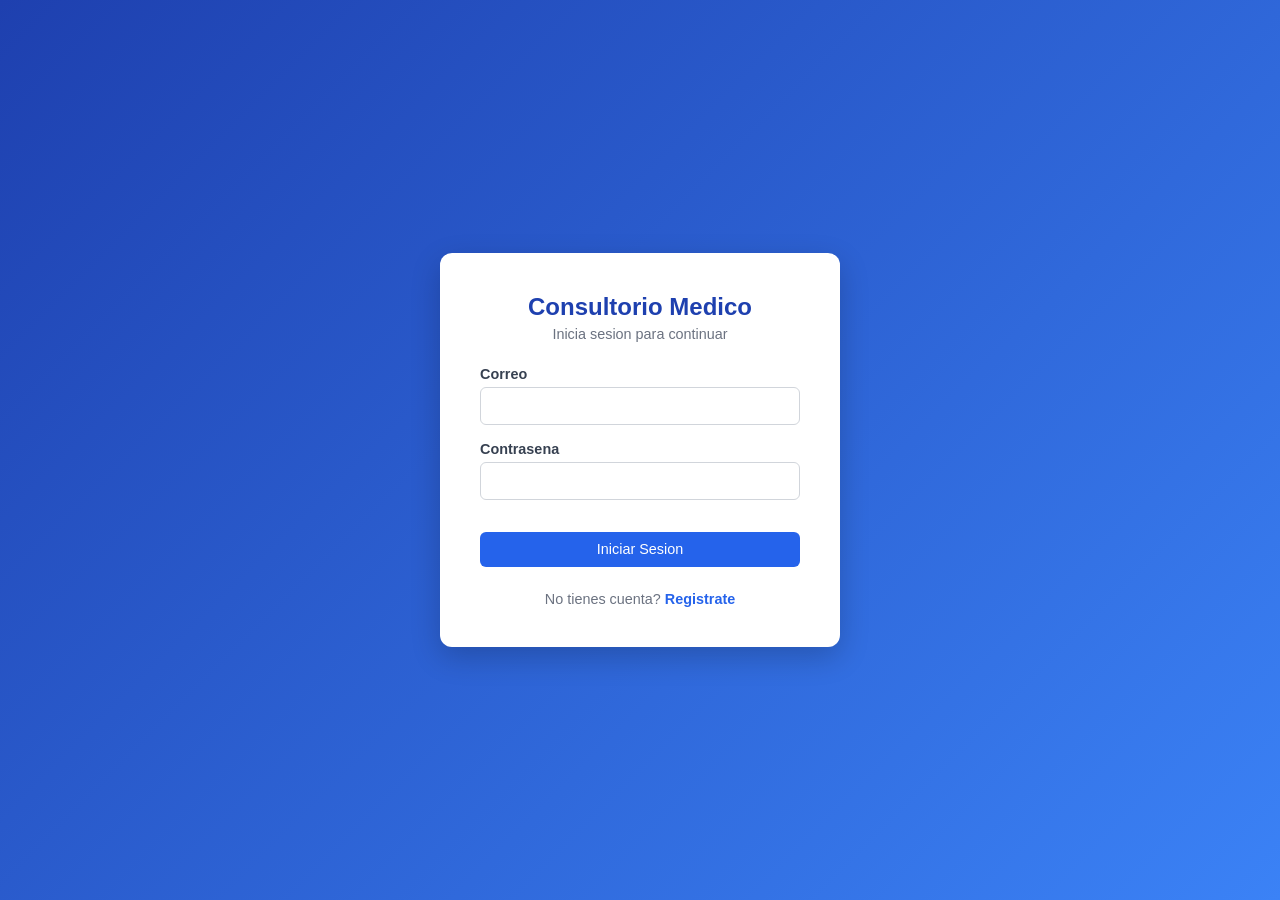
<file: frontend/login.html>
<!DOCTYPE html>
<html lang="es">
<head>
    <meta charset="UTF-8">
    <meta name="viewport" content="width=device-width, initial-scale=1.0">
    <title>Iniciar Sesion - Consultorio Medico</title>
    <link rel="stylesheet" href="css/style.css">
</head>
<body>
    <div class="login-container">
        <div class="login-card">
            <h2>Consultorio Medico</h2>
            <p class="login-subtitle" id="login-subtitle">Inicia sesion para continuar</p>

            <!-- Formulario Login -->
            <form id="form-login" onsubmit="Auth.login(event)">
                <div class="form-group">
                    <label for="login-correo">Correo</label>
                    <input type="email" id="login-correo" required>
                </div>
                <div class="form-group">
                    <label for="login-contrasena">Contrasena</label>
                    <input type="password" id="login-contrasena" required>
                </div>
                <button type="submit" class="btn btn-primary btn-block">Iniciar Sesion</button>
            </form>

            <!-- Formulario Registro -->
            <form id="form-registro" style="display:none;" onsubmit="Auth.registro(event)">
                <div class="form-group">
                    <label for="registro-nombre">Nombre</label>
                    <input type="text" id="registro-nombre" required>
                </div>
                <div class="form-group">
                    <label for="registro-correo">Correo</label>
                    <input type="email" id="registro-correo" required>
                </div>
                <div class="form-group">
                    <label for="registro-contrasena">Contrasena</label>
                    <input type="password" id="registro-contrasena" minlength="6" required>
                </div>
                <button type="submit" class="btn btn-primary btn-block">Crear Cuenta</button>
            </form>

            <p class="login-toggle">
                <span id="toggle-text">No tienes cuenta?</span>
                <a href="#" id="toggle-link" onclick="Auth.toggleForm()">Registrate</a>
            </p>
        </div>
    </div>

    <div class="notificacion" id="notificacion">
        <span id="notificacion-mensaje"></span>
    </div>

    <script>
        const Auth = {
            esLogin: true,

            toggleForm() {
                this.esLogin = !this.esLogin;
                document.getElementById("form-login").style.display = this.esLogin ? "block" : "none";
                document.getElementById("form-registro").style.display = this.esLogin ? "none" : "block";
                document.getElementById("login-subtitle").textContent = this.esLogin
                    ? "Inicia sesion para continuar"
                    : "Crea una cuenta nueva";
                document.getElementById("toggle-text").textContent = this.esLogin
                    ? "No tienes cuenta?"
                    : "Ya tienes cuenta?";
                document.getElementById("toggle-link").textContent = this.esLogin
                    ? "Registrate"
                    : "Inicia sesion";
            },

            async login(e) {
                e.preventDefault();
                const data = {
                    correo: document.getElementById("login-correo").value.trim(),
                    contrasena: document.getElementById("login-contrasena").value
                };

                try {
                    const res = await fetch("/auth/login", {
                        method: "POST",
                        headers: { "Content-Type": "application/json" },
                        body: JSON.stringify(data)
                    });
                    const result = await res.json();

                    if (!res.ok) {
                        Notificacion.mostrar(result.error, "error");
                        return;
                    }

                    localStorage.setItem("token", result.token);
                    localStorage.setItem("nombre", result.nombre);
                    window.location.href = "/";
                } catch (error) {
                    Notificacion.mostrar("Error al iniciar sesion", "error");
                }
            },

            async registro(e) {
                e.preventDefault();
                const data = {
                    nombre: document.getElementById("registro-nombre").value.trim(),
                    correo: document.getElementById("registro-correo").value.trim(),
                    contrasena: document.getElementById("registro-contrasena").value
                };

                try {
                    const res = await fetch("/auth/registro", {
                        method: "POST",
                        headers: { "Content-Type": "application/json" },
                        body: JSON.stringify(data)
                    });
                    const result = await res.json();

                    if (!res.ok) {
                        Notificacion.mostrar(result.error, "error");
                        return;
                    }

                    localStorage.setItem("token", result.token);
                    localStorage.setItem("nombre", result.nombre);
                    window.location.href = "/";
                } catch (error) {
                    Notificacion.mostrar("Error al crear cuenta", "error");
                }
            }
        };

        const Notificacion = {
            mostrar(mensaje, tipo) {
                const div = document.getElementById("notificacion");
                const span = document.getElementById("notificacion-mensaje");
                span.textContent = mensaje;
                div.className = `notificacion ${tipo} visible`;
                setTimeout(() => { div.className = "notificacion"; }, 3000);
            }
        };

        // Si ya tiene token, redirigir
        if (localStorage.getItem("token")) {
            window.location.href = "/";
        }
    </script>
</body>
</html>
</file>
<file: frontend/css/style.css>
* {
    margin: 0;
    padding: 0;
    box-sizing: border-box;
}

body {
    font-family: 'Segoe UI', Tahoma, Geneva, Verdana, sans-serif;
    background-color: #f0f2f5;
    color: #333;
}

/* Navbar */
.navbar {
    background-color: #2563eb;
    color: white;
    padding: 1rem 2rem;
    display: flex;
    justify-content: space-between;
    align-items: center;
    box-shadow: 0 2px 4px rgba(0, 0, 0, 0.1);
}

.nav-brand {
    font-size: 1.3rem;
    font-weight: 700;
}

.nav-links {
    display: flex;
    gap: 1.5rem;
}

.nav-link {
    color: white;
    text-decoration: none;
    padding: 0.5rem 1rem;
    border-radius: 6px;
    transition: background 0.2s;
}

.nav-link:hover,
.nav-link.active {
    background-color: rgba(255, 255, 255, 0.2);
}

.nav-user {
    display: flex;
    align-items: center;
    gap: 1rem;
    color: white;
    font-size: 0.9rem;
}

/* Login */
.login-container {
    min-height: 100vh;
    display: flex;
    justify-content: center;
    align-items: center;
    background: linear-gradient(135deg, #1e40af 0%, #3b82f6 100%);
}

.login-card {
    background: white;
    padding: 2.5rem;
    border-radius: 12px;
    width: 90%;
    max-width: 400px;
    box-shadow: 0 10px 30px rgba(0, 0, 0, 0.2);
    text-align: center;
}

.login-card h2 {
    color: #1e40af;
    margin-bottom: 0.3rem;
}

.login-subtitle {
    color: #6b7280;
    margin-bottom: 1.5rem;
    font-size: 0.9rem;
}

.login-card .form-group {
    margin: 1rem 0;
    text-align: left;
}

.login-card .form-group label {
    margin-bottom: 0.3rem;
}

.btn-block {
    width: 100%;
    padding: 0.8rem;
    margin-top: 1rem;
}

.login-toggle {
    margin-top: 1.5rem;
    font-size: 0.9rem;
    color: #6b7280;
}

.login-toggle a {
    color: #2563eb;
    text-decoration: none;
    font-weight: 600;
}

.login-toggle a:hover {
    text-decoration: underline;
}

/* Container */
.container {
    max-width: 1200px;
    margin: 2rem auto;
    padding: 0 1rem;
}

/* Secciones */
.seccion {
    display: none;
}

.seccion.activa {
    display: block;
}

.seccion-header {
    display: flex;
    justify-content: space-between;
    align-items: center;
    margin-bottom: 1.5rem;
}

.seccion-header h2 {
    color: #1e40af;
}

/* Botones */
.btn {
    padding: 0.6rem 1.2rem;
    border: none;
    border-radius: 6px;
    cursor: pointer;
    font-size: 0.9rem;
    font-weight: 500;
    transition: background 0.2s;
}

.btn-primary {
    background-color: #2563eb;
    color: white;
}

.btn-primary:hover {
    background-color: #1d4ed8;
}

.btn-secondary {
    background-color: #6b7280;
    color: white;
}

.btn-secondary:hover {
    background-color: #4b5563;
}

.btn-danger {
    background-color: #dc2626;
    color: white;
}

.btn-danger:hover {
    background-color: #b91c1c;
}

.btn-sm {
    padding: 0.3rem 0.7rem;
    font-size: 0.8rem;
}

/* Busqueda y filtros */
.barra-busqueda {
    margin-bottom: 1rem;
}

.barra-busqueda input,
.filtros input {
    width: 100%;
    padding: 0.7rem 1rem;
    border: 1px solid #d1d5db;
    border-radius: 6px;
    font-size: 0.95rem;
}

.filtros {
    display: flex;
    gap: 1rem;
    margin-bottom: 1rem;
}

.filtros input {
    flex: 1;
}

.filtros select {
    padding: 0.7rem 1rem;
    border: 1px solid #d1d5db;
    border-radius: 6px;
    font-size: 0.95rem;
    background: white;
    min-width: 200px;
}

/* Tabla */
.tabla {
    width: 100%;
    border-collapse: collapse;
    background: white;
    border-radius: 8px;
    overflow: hidden;
    box-shadow: 0 1px 3px rgba(0, 0, 0, 0.1);
}

.tabla th {
    background-color: #1e40af;
    color: white;
    padding: 0.8rem 1rem;
    text-align: left;
    font-weight: 600;
}

.tabla td {
    padding: 0.8rem 1rem;
    border-bottom: 1px solid #e5e7eb;
}

.tabla tbody tr:hover {
    background-color: #f3f4f6;
}

.tabla .acciones {
    display: flex;
    gap: 0.4rem;
}

/* Badges de estado */
.badge {
    padding: 0.3rem 0.7rem;
    border-radius: 20px;
    font-size: 0.8rem;
    font-weight: 600;
    display: inline-block;
}

.badge-pendiente {
    background-color: #fef3c7;
    color: #92400e;
}

.badge-confirmada {
    background-color: #d1fae5;
    color: #065f46;
}

.badge-completada {
    background-color: #dbeafe;
    color: #1e40af;
}

.badge-cancelada {
    background-color: #fee2e2;
    color: #991b1b;
}

/* Modal */
.modal {
    display: none;
    position: fixed;
    top: 0;
    left: 0;
    width: 100%;
    height: 100%;
    background: rgba(0, 0, 0, 0.5);
    z-index: 1000;
    justify-content: center;
    align-items: center;
}

.modal.abierto {
    display: flex;
}

.modal-content {
    background: white;
    border-radius: 10px;
    width: 90%;
    max-width: 500px;
    max-height: 90vh;
    overflow-y: auto;
    box-shadow: 0 10px 25px rgba(0, 0, 0, 0.2);
}

.modal-header {
    display: flex;
    justify-content: space-between;
    align-items: center;
    padding: 1rem 1.5rem;
    border-bottom: 1px solid #e5e7eb;
}

.modal-header h3 {
    color: #1e40af;
}

.modal-close {
    background: none;
    border: none;
    font-size: 1.5rem;
    cursor: pointer;
    color: #6b7280;
}

.modal-close:hover {
    color: #333;
}

/* Formularios */
.form-group {
    margin: 1rem 1.5rem;
}

.form-group label {
    display: block;
    margin-bottom: 0.4rem;
    font-weight: 600;
    color: #374151;
    font-size: 0.9rem;
}

.form-group input,
.form-group select,
.form-group textarea {
    width: 100%;
    padding: 0.6rem 0.8rem;
    border: 1px solid #d1d5db;
    border-radius: 6px;
    font-size: 0.95rem;
}

.form-group textarea {
    resize: vertical;
}

.form-actions {
    display: flex;
    justify-content: flex-end;
    gap: 0.8rem;
    padding: 1rem 1.5rem;
    border-top: 1px solid #e5e7eb;
}

/* Paginacion */
.paginacion {
    display: flex;
    justify-content: center;
    gap: 0.5rem;
    margin-top: 1.5rem;
}

.paginacion button {
    padding: 0.5rem 0.9rem;
    border: 1px solid #d1d5db;
    background: white;
    border-radius: 6px;
    cursor: pointer;
    font-size: 0.85rem;
}

.paginacion button:hover {
    background-color: #f3f4f6;
}

.paginacion button.activa {
    background-color: #2563eb;
    color: white;
    border-color: #2563eb;
}

/* Notificacion */
.notificacion {
    position: fixed;
    bottom: 2rem;
    right: 2rem;
    padding: 1rem 1.5rem;
    border-radius: 8px;
    color: white;
    font-weight: 500;
    z-index: 2000;
    transform: translateY(100px);
    opacity: 0;
    transition: all 0.3s ease;
}

.notificacion.visible {
    transform: translateY(0);
    opacity: 1;
}

.notificacion.exito {
    background-color: #16a34a;
}

.notificacion.error {
    background-color: #dc2626;
}

/* Responsive */
@media (max-width: 768px) {
    .seccion-header {
        flex-direction: column;
        gap: 1rem;
        align-items: flex-start;
    }

    .filtros {
        flex-direction: column;
    }

    .tabla {
        font-size: 0.85rem;
    }

    .tabla th,
    .tabla td {
        padding: 0.5rem;
    }
}
</file>
